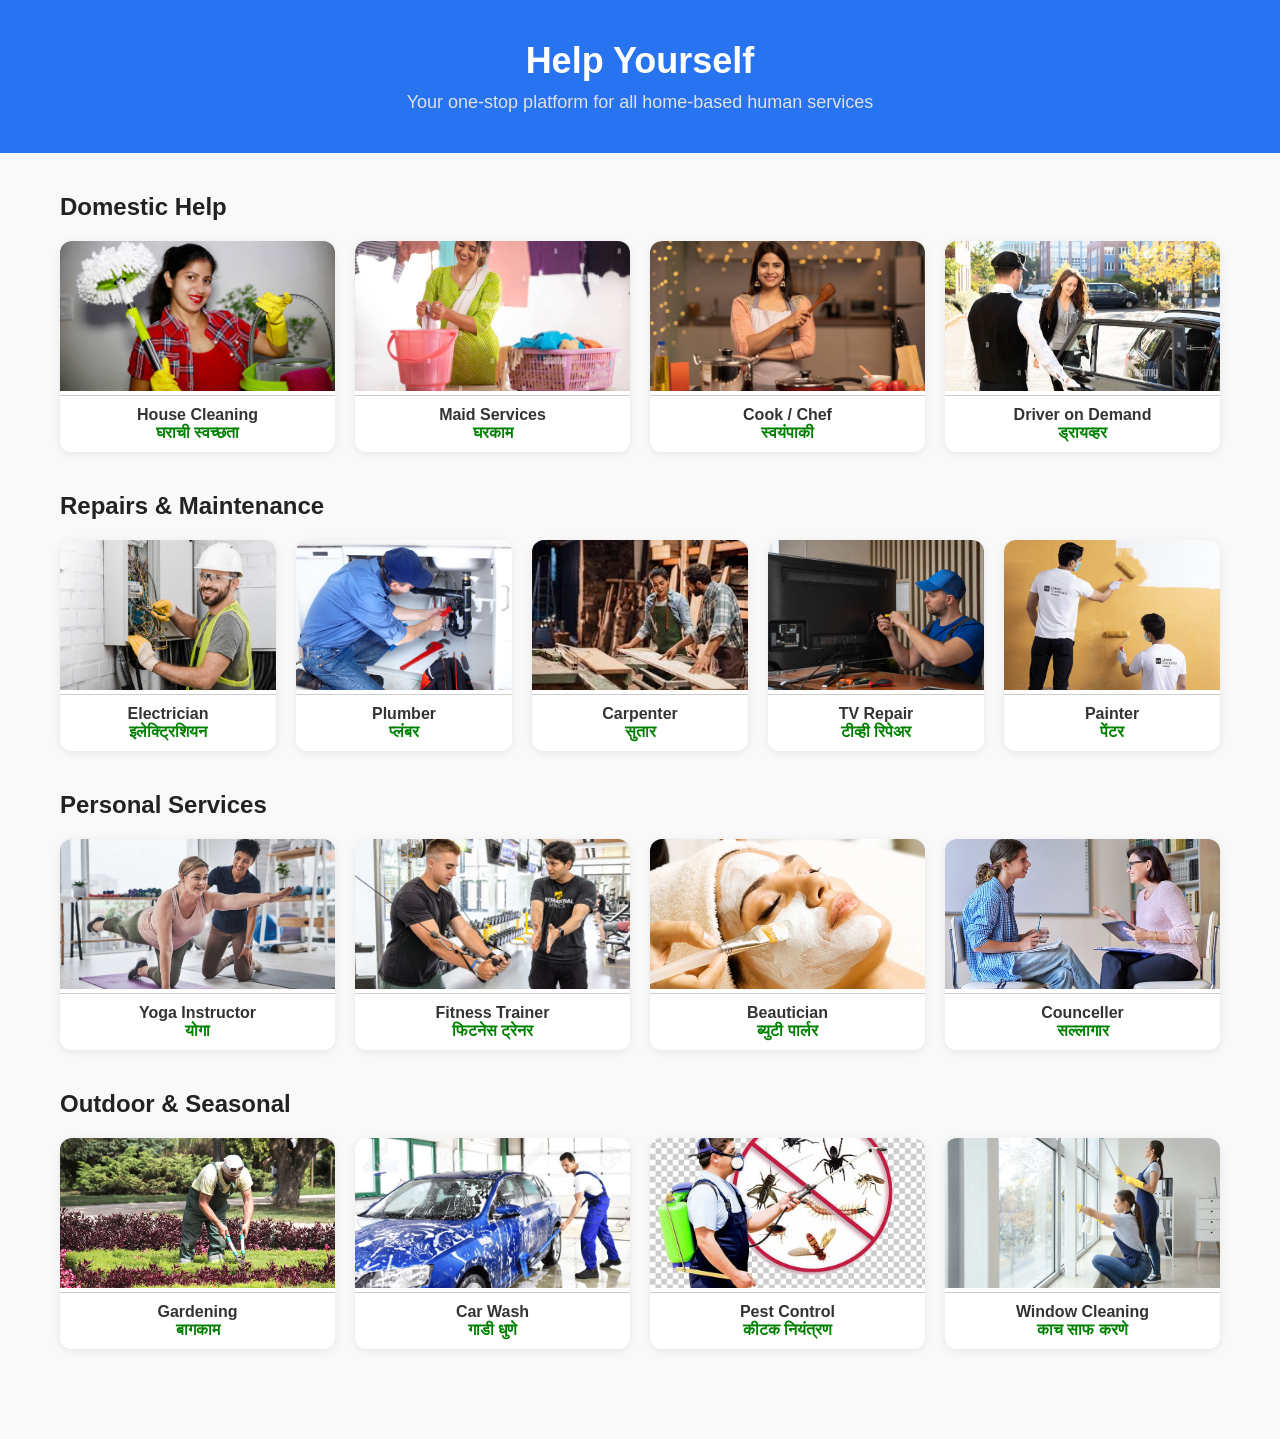
<file: index.html>
<!DOCTYPE html>
<html lang="en">
<head>
  <meta charset="UTF-8" />
  <meta name="viewport" content="width=device-width, initial-scale=1.0" />
  <title>Home Services - Help Yourself</title>
  <style>
    /* Reset & Base */
    * { margin: 0; padding: 0; box-sizing: border-box; }
    html { scroll-behavior: smooth; }
    body { font-family: Arial, sans-serif; background-color: #f9f9f9; padding-bottom: 50px; color: #333; }

    /* Header */
    .main-header { text-align: center; background-color: #2874f0; color: white; padding: 40px 20px; }
    .main-header h1 { font-size: 36px; margin-bottom: 10px; }
    .main-header p { font-size: 18px; color: #e0e0e0; }

    /* Services Section */
    .services-section { margin: 40px auto; padding: 0 20px; max-width: 1200px; }
    .services-section h2 { margin-bottom: 20px; font-size: 24px; color: #222; }

    /* Grid */
    .service-grid { display: grid; grid-template-columns: repeat(auto-fit, minmax(200px, 1fr)); gap: 20px; justify-items: center; }

    /* Cards */
    .service-card { width: 100%; max-width: 300px; background-color: white; border-radius: 12px; overflow: hidden; text-align: center; box-shadow: 0 2px 8px rgba(0, 0, 0, 0.08); transition: transform 0.3s ease, box-shadow 0.3s ease; }
    .service-card img { width: 100%; height: 150px; object-fit: cover; }
    .service-card:hover { transform: translateY(-5px); box-shadow: 0 4px 16px rgba(0, 0, 0, 0.15); }

    /* Card Title */
    .service-card-title { padding: 12px 10px 0; font-weight: bold; font-size: 16px; color: #222; }

    /* Card Box */
    .service-card-box { background-color: white; padding: 10px; font-weight: bold; border-top: 1px solid #ccc; font-size: 16px; transition: background-color 0.3s ease, color 0.3s ease, box-shadow 0.3s ease; }
    .service-card-box:hover { background-color: #66a6ff; color: white; cursor: pointer; box-shadow: inset 0 0 5px rgba(0, 0, 0, 0.1); }

    /* Focus Highlight */
    h2:focus { outline: none; color: #2563eb; background-color: #ffe600; padding: 4px 8px; border-radius: 6px; transition: background-color 0.3s, color 0.3s; }
    .service-card:focus { outline: 3px solid #22c55e; box-shadow: 0 0 12px #22c55e; }
  </style>
</head>
<body>

  <header class="main-header">
    <h1>Help Yourself</h1>
    <p>Your one-stop platform for all home-based human services</p>
  </header>

  <section class="services-section">
    <h2 id="domestic-help" tabindex="-1">Domestic Help</h2>
    <div class="service-grid">
      <div class="service-card"><img src="bhandi2.jpg" alt="House Cleaning"><div class="service-card-box">House Cleaning <br><span style="color: green;">घराची स्वच्छता</span></div></div>
      <div class="service-card"><img src="maid.jpg" alt="Maid Services"><div class="service-card-box">Maid Services <br><span style="color: green;">घरकाम</span></div></div>
      <div class="service-card"><img src="cook.jpg" alt="Cook"><div class="service-card-box">Cook / Chef <br><span style="color: green;">स्वयंपाकी</span></div></div>
      
  
      <div class="service-card"><img src="driver.jpg" alt="Driver"><div class="service-card-box">Driver on Demand <br><span style="color: green;">ड्रायव्हर</span></div></div>
    </div>
  </section>

  <section class="services-section">
    <h2 id="maintainance" tabindex="-1">Repairs & Maintenance</h2>
    <div class="service-grid">
      <div class="service-card"><img src="electrician.jpg" alt="Electrician"><div class="service-card-box">Electrician <br><span style="color: green;">इलेक्ट्रिशियन</span></div></div>
      <div class="service-card"><img src="plumber.jpg" alt="Plumber"><div class="service-card-box">Plumber <br><span style="color: green;">प्लंबर</span></div></div>
      <div class="service-card"><img src="carpenter.jpeg" alt="Carpenter"><div class="service-card-box">Carpenter <br><span style="color: green;">सुतार</span></div></div>
      <div class="service-card"><img src="tv.jpg" alt="TV Repair"><div class="service-card-box">TV Repair <br><span style="color: green;">टीव्ही रिपेअर</span></div></div>
      <div class="service-card"><img src="paint.jpeg" alt="Painter"><div class="service-card-box">Painter <br><span style="color: green;">पेंटर</span></div></div>
    </div>
  </section>

  <section class="services-section">
    <h2 id="personal-services" tabindex="-1">Personal Services</h2>
    <div class="service-grid">
      <div class="service-card"><img src="yoga.png" alt="Yoga"><div class="service-card-box">Yoga Instructor <br><span style="color: green;">योगा</span></div></div>
      <div class="service-card"><img src="fitness.jpg" alt="Fitness"><div class="service-card-box">Fitness Trainer <br><span style="color: green;">फिटनेस ट्रेनर</span></div></div>
      <div class="service-card"><img src="bp.jpg" alt="Beautician"><div class="service-card-box">Beautician <br><span style="color: green;">ब्युटी पार्लर</span></div></div>
      <div class="service-card"><img src="counceller2.jpg" alt="Counceller"><div class="service-card-box">Counceller <br><span style="color: green;">सल्लागार</span></div></div>
    </div>
  </section>

  <section class="services-section">
    <h2 id="outdoor" tabindex="-1">Outdoor & Seasonal</h2>
    <div class="service-grid">
      <div class="service-card"><img src="gardening.jpg" alt="Gardening"><div class="service-card-box">Gardening <br><span style="color: green;">बागकाम</span></div></div>
      <div class="service-card"><img src="carwash.jpg" alt="Car Wash"><div class="service-card-box">Car Wash <br><span style="color: green;">गाडी धुणे</span></div></div>
      <div class="service-card"><img src="pest.jpg" alt="Pest Control"><div class="service-card-box">Pest Control <br><span style="color: green;">कीटक नियंत्रण</span></div></div>
      <div class="service-card"><img src="window2.jpeg" alt="Window Cleaning"><div class="service-card-box">Window Cleaning <br><span style="color: green;">काच साफ करणे</span></div></div>
    </div>
  </section>

<script>
  window.onload = function () {
    const params = new URLSearchParams(window.location.search);
    const searchQuery = params.get("q");
    if (searchQuery) {
      const input = searchQuery.toLowerCase();
      const cards = document.querySelectorAll(".card");
      let matchFound = false;
      let firstMatch = null;
      cards.forEach(card => {
        const text = card.innerText.toLowerCase();
        const match = text.includes(input);
        card.style.display = match ? "block" : "none";
        if (match && !firstMatch) { firstMatch = card; matchFound = true; }
      });
      if (firstMatch) {
        firstMatch.scrollIntoView({ behavior: "smooth", block: "center" });
        firstMatch.setAttribute("tabindex", "-1");
        firstMatch.focus();
      }
      if (!matchFound) {
        const section = document.querySelector(".sections");
        const message = document.createElement("p");
        message.textContent = `No results found for "${searchQuery}".`;
        message.style.cssText = "color: #dc2626; font-weight: bold; margin-top: 20px;";
        section.appendChild(message);
      }
    }
  };

  window.addEventListener('DOMContentLoaded', () => {
    const idFromHash = window.location.hash.substring(1);
    if (idFromHash) {
      const target = document.getElementById(idFromHash);
      if (target) {
        target.scrollIntoView({ behavior: "smooth", block: "start" });
        target.focus();
      }
    }
  });
</script>
</body>
</html>
</file>
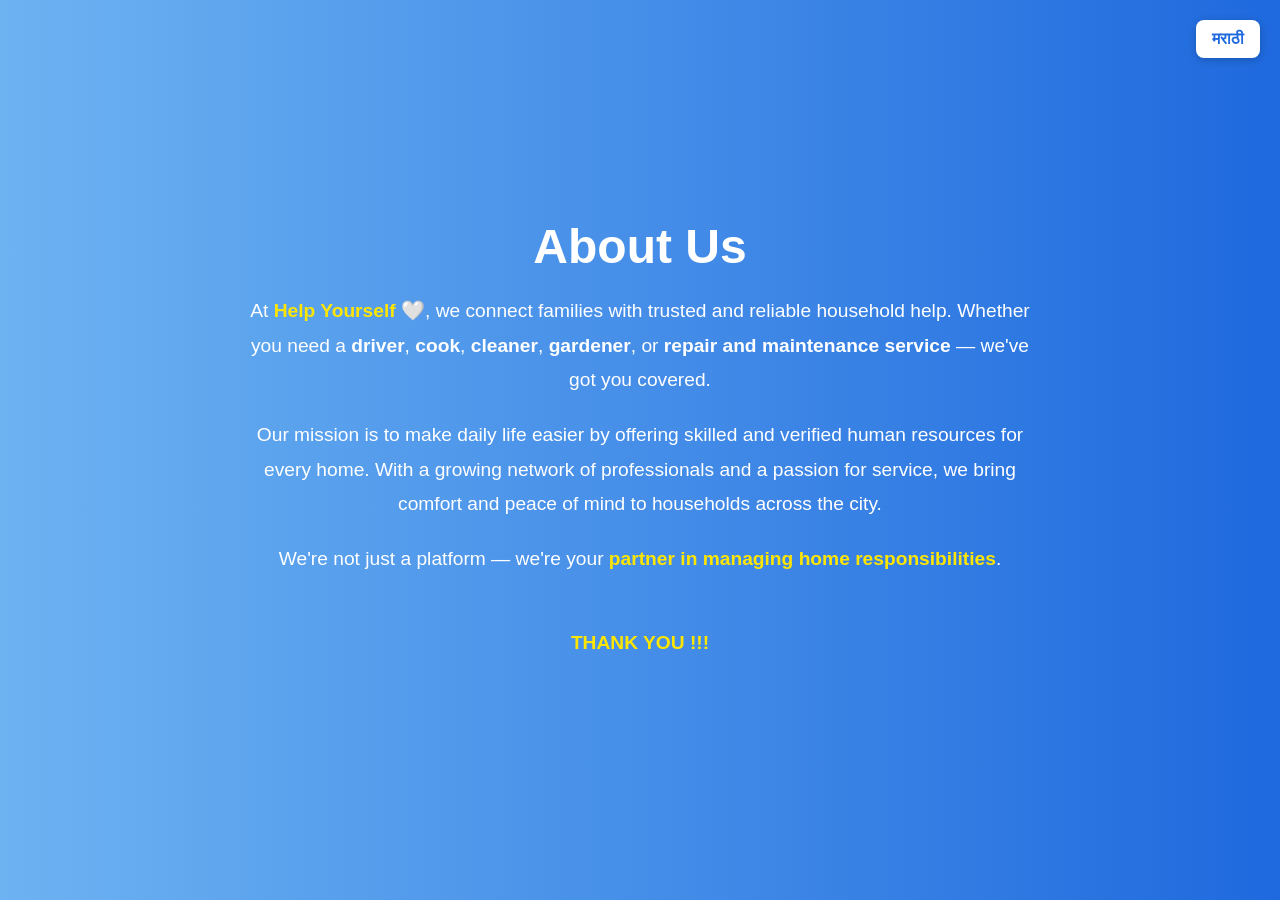
<file: about.html>
<!DOCTYPE html>
<html lang="en">
<head>
  <meta charset="UTF-8" />
  <meta name="viewport" content="width=device-width, initial-scale=1.0" />
  <title>About Us - Household HR</title>
  <style>
    * {
      box-sizing: border-box;
      margin: 0;
      padding: 0;
    }

    body, html {
      height: 100%;
      font-family: 'Segoe UI', Tahoma, Geneva, Verdana, sans-serif;
    }

    .about-fullscreen {
      height: 100vh;
      width: 100%;
      background: linear-gradient(to right, #6db3f2, #1e69de);
      color: white;
      display: flex;
      flex-direction: column;
      justify-content: center;
      align-items: center;
      padding: 40px 20px;
      text-align: center;
      transition: all 0.4s ease-in-out;
    }

    .about-fullscreen h1 {
      font-size: 3em;
      margin-bottom: 20px;
    }

    .about-fullscreen p {
      font-size: 1.2em;
      line-height: 1.8;
      max-width: 800px;
      margin-bottom: 20px;
    }

    .highlight {
      color: #ffe600;
      font-weight: bold;
    }

    .lang-toggle {
      position: absolute;
      top: 20px;
      right: 20px;
      padding: 10px 16px;
      font-size: 1em;
      background-color: white;
      color: #1e69de;
      border: none;
      border-radius: 8px;
      cursor: pointer;
      font-weight: bold;
      box-shadow: 0 2px 8px rgba(0, 0, 0, 0.2);
      transition: background 0.3s ease;
    }

    .lang-toggle:hover {
      background-color: #f0f0f0;
    }

    .thank-you {
      margin-top: 30px;
      font-size: 1.5em;
      font-weight: bold;
      color: #ffe600;
    }

    @media (max-width: 768px) {
      .about-fullscreen h1 {
        font-size: 2em;
      }

      .about-fullscreen p {
        font-size: 1em;
      }

      .thank-you {
        font-size: 1.2em;
      }

      .lang-toggle {
        font-size: 0.9em;
        padding: 8px 12px;
      }
    }
  </style>
</head>
<body>

  <button class="lang-toggle" onclick="toggleLanguage()">मराठी</button>

  <div class="about-fullscreen" id="about-content">
    <h1 id="heading">About Us</h1>
    <p id="para1">At <span class="highlight">Help Yourself 🤍</span>, we connect families with trusted and reliable household help. Whether you need a
      <strong>driver</strong>, <strong>cook</strong>, <strong>cleaner</strong>, <strong>gardener</strong>, or <strong>repair and maintenance service</strong> — we've got you covered.</p>
    <p id="para2">Our mission is to make daily life easier by offering skilled and verified human resources for every home. 
      With a growing network of professionals and a passion for service, we bring comfort and peace of mind to households across the city.</p>
    <p id="para3">We're not just a platform — we're your <span class="highlight">partner in managing home responsibilities</span>.</p>
    <p class="thank-you" id="thankYou">THANK YOU !!!</p>
  </div>

  <script>
    let isMarathi = false;

    function toggleLanguage() {
      isMarathi = !isMarathi;

      // Change language label
      document.querySelector('.lang-toggle').textContent = isMarathi ? "English" : "मराठी";

      // Change lang attribute on <html> tag
      document.documentElement.lang = isMarathi ? 'mr' : 'en';

      if (isMarathi) {
        document.getElementById("heading").textContent = "आमच्याबद्दल";
        document.getElementById("para1").innerHTML =
          `<span class="highlight">Help Yourself 🤍</span> हे एक व्यासपीठ आहे जे तुम्हाला विश्वासार्ह आणि प्रशिक्षित घरगुती मदतनीसांशी जोडते. तुम्हाला <strong>ड्रायव्हर</strong>, <strong>स्वयंपाकी</strong>, <strong>घरकाम करणारी</strong>, <strong>माळी</strong> किंवा <strong>दुरुस्ती आणि देखभाल सेवा</strong> हवी असल्यास — आम्ही तुमच्या सेवेसाठी आहोत.`;
        document.getElementById("para2").textContent =
          "आमचे ध्येय म्हणजे तुमचे दैनंदिन जीवन अधिक सोपे करणे — आणि ते आम्ही कौशल्यवान व खात्रीशीर मानवी संसाधने उपलब्ध करून साध्य करतो.";
        document.getElementById("para3").innerHTML =
          `आम्ही फक्त सेवा देणारे नाही, तर तुमचे <span class="highlight">घरगुती जबाबदाऱ्यांचे भागीदार</span> आहोत.`;
        document.getElementById("thankYou").textContent = "धन्यवाद !!!";
      } else {
        document.getElementById("heading").textContent = "About Us";
        document.getElementById("para1").innerHTML =
          `At <span class="highlight">Help Yourself 🤍</span>, we connect families with trusted and reliable household help. Whether you need a
          <strong>driver</strong>, <strong>cook</strong>, <strong>cleaner</strong>, <strong>gardener</strong>, or <strong>repair and maintenance service</strong> — we've got you covered.`;
        document.getElementById("para2").textContent =
          "Our mission is to make daily life easier by offering skilled and verified human resources for every home. With a growing network of professionals and a passion for service, we bring comfort and peace of mind to households across the city.";
        document.getElementById("para3").innerHTML =
          `We're not just a platform — we're your <span class="highlight">partner in managing home responsibilities</span>.`;
        document.getElementById("thankYou").textContent = "THANK YOU !!!";
      }
    }
  </script>

</body>
</html>
</file>
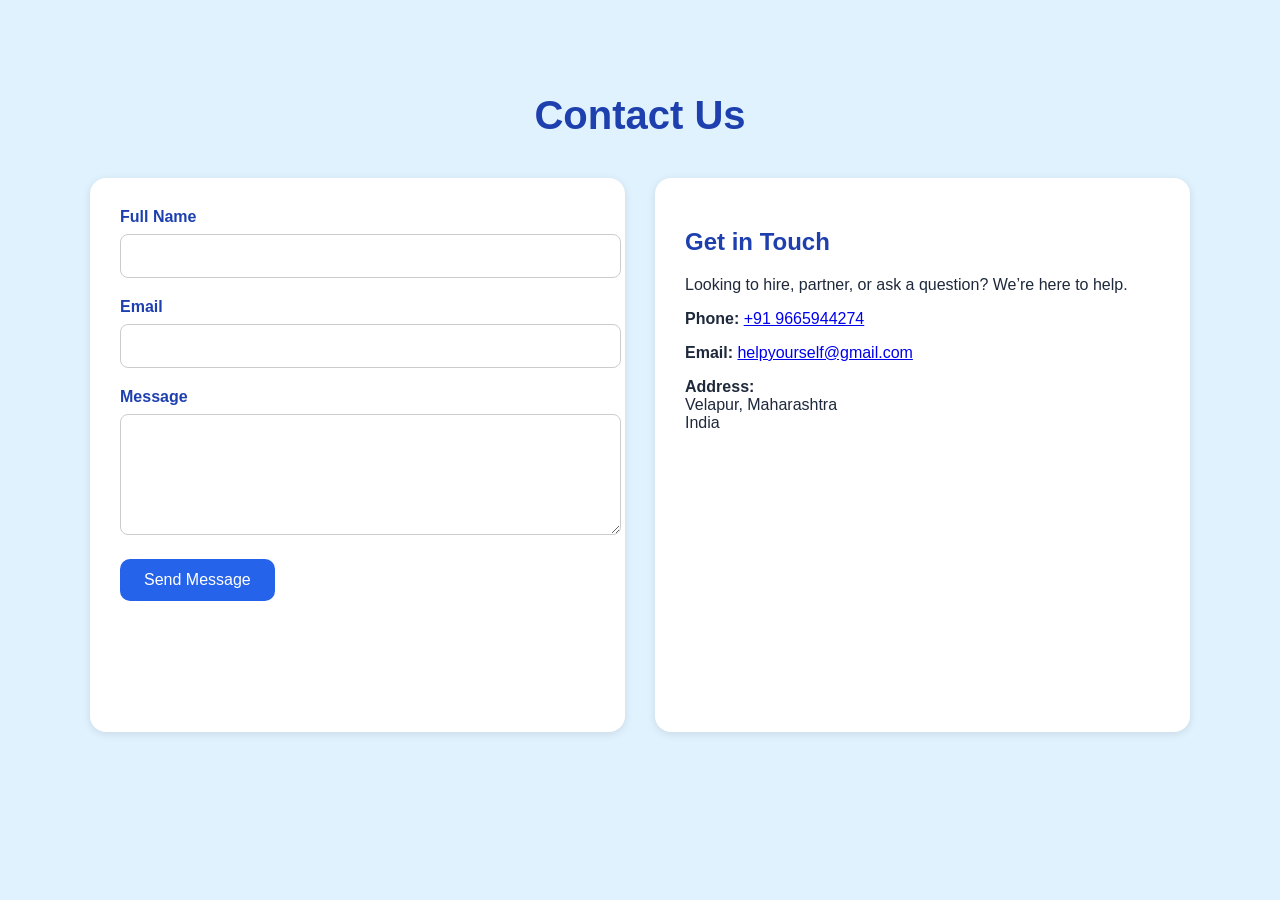
<file: contact backup.html>
<!DOCTYPE html>
<html lang="en">
<head>
  <meta charset="UTF-8" />
  <meta name="viewport" content="width=device-width, initial-scale=1.0" />
  <title>Contact Us - HR Services</title>
  <style>
    body {
      font-family: Arial, sans-serif;
      background-color: #e0f2fe;
      color: #1e293b;
      margin: 0;
      padding: 0;
    }

    section {
      max-width: 1100px;
      margin: 0 auto;
      padding: 60px 20px;
    }

    h1 {
      text-align: center;
      font-size: 2.5rem;
      color: #1e40af;
      margin-bottom: 40px;
    }

    .container {
      display: flex;
      flex-wrap: wrap;
      gap: 30px;
    }

    .form-container, .info-container {
      background: #fff;
      padding: 30px;
      border-radius: 16px;
      box-shadow: 0 2px 8px rgba(0,0,0,0.1);
      flex: 1;
      min-width: 300px;
    }

    label {
      display: block;
      font-weight: bold;
      margin-bottom: 8px;
      color: #1e40af;
    }

    input, textarea {
      width: 100%;
      padding: 12px;
      margin-bottom: 20px;
      border: 1px solid #ccc;
      border-radius: 8px;
      font-size: 1rem;
    }

    button {
      background-color: #2563eb;
      color: white;
      padding: 12px 24px;
      border: none;
      border-radius: 10px;
      font-size: 1rem;
      cursor: pointer;
    }

    button:hover {
      background-color: #1e40af;
    }

    .info-container p {
      margin-bottom: 10px;
    }

    .map-container {
      width: 100%;
      height: 250px;
      border-radius: 10px;
      margin-top: 20px;
      overflow: hidden;
    }

    .map-container iframe {
      width: 100%;
      height: 100%;
      border: 0;
    }

    .map-placeholder {
      width: 100%;
      height: 100%;
      background-color: #cbd5e1;
      display: flex;
      justify-content: center;
      align-items: center;
      color: #334155;
      font-style: italic;
      font-size: 1rem;
    }

    @media (max-width: 768px) {
      .container {
        flex-direction: column;
      }
    }
  </style>
</head>
<body>

  <section>
    <h1>Contact Us</h1>

    <div class="container">
      <!-- Contact Form -->
      <div class="form-container">
        <form action="#" method="POST">
          <label for="name">Full Name</label>
          <input type="text" id="name" name="name" required />

          <label for="email">Email</label>
          <input type="email" id="email" name="email" required />

          <label for="message">Message</label>
          <textarea id="message" name="message" rows="5" required></textarea>

          <button type="submit">Send Message</button>
        </form>
      </div>

      <!-- Contact Info -->
      <div class="info-container">
        <h2 style="color:#1e40af;">Get in Touch</h2>
        <p>Looking to hire, partner, or ask a question? We’re here to help.</p>
        <p><strong>Phone:</strong> <a href="tel:+919665944274">+91 9665944274</a></p>
        <p><strong>Email:</strong> <a href="mailto:helpyourself@gmail.com">helpyourself@gmail.com</a></p>
        <p><strong>Address:</strong><br/>Velapur, Maharashtra<br/>India</p>

        <!-- Google Map / Offline Message -->
        <div class="map-container" id="mapArea">
          <!-- Content injected by JavaScript -->
        </div>
      </div>
    </div>
  </section>

  <script>
    function loadMapOrMessage() {
      const mapArea = document.getElementById('mapArea');
      if (navigator.onLine) {
        mapArea.innerHTML = `
          <iframe 
            src="https://www.google.com/maps?q=Velapur,+Maharashtra,+India&output=embed" 
            allowfullscreen="" 
            loading="lazy">
          </iframe>`;
      } else {
        mapArea.innerHTML = `
          <div class="map-placeholder">
            Map not available. Please check your internet connection.
          </div>`;
      }
    }

    // Initial check
    loadMapOrMessage();

    // Listen for changes in connectivity
    window.addEventListener('online', loadMapOrMessage);
    window.addEventListener('offline', loadMapOrMessage);
  </script>

</body>
</html>
</file>
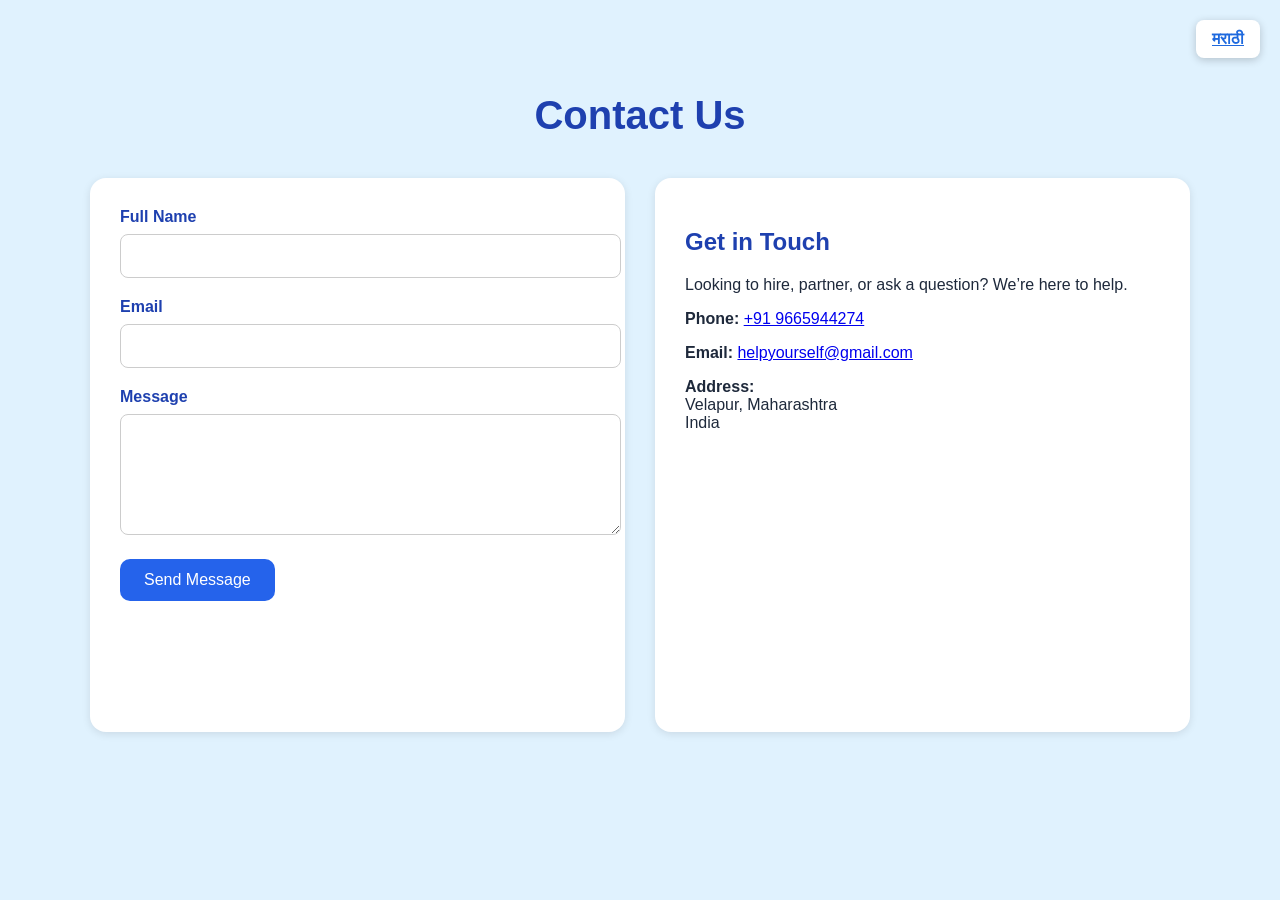
<file: contact.html>
<!DOCTYPE html>
<html lang="en">
<head>
  <meta charset="UTF-8" />
  <meta name="viewport" content="width=device-width, initial-scale=1.0" />
  <title>Contact Us - HR Services</title>
  <style>
    body {
      font-family: Arial, sans-serif;
      background-color: #e0f2fe;
      color: #1e293b;
      margin: 0;
      padding: 0;
    }

    section {
      max-width: 1100px;
      margin: 0 auto;
      padding: 60px 20px;
    }

    h1 {
      text-align: center;
      font-size: 2.5rem;
      color: #1e40af;
      margin-bottom: 40px;
    }

    .container {
      display: flex;
      flex-wrap: wrap;
      gap: 30px;
    }

    .form-container, .info-container {
      background: #fff;
      padding: 30px;
      border-radius: 16px;
      box-shadow: 0 2px 8px rgba(0,0,0,0.1);
      flex: 1;
      min-width: 300px;
    }

    label {
      display: block;
      font-weight: bold;
      margin-bottom: 8px;
      color: #1e40af;
    }

    input, textarea {
      width: 100%;
      padding: 12px;
      margin-bottom: 20px;
      border: 1px solid #ccc;
      border-radius: 8px;
      font-size: 1rem;
    }

    button {
      background-color: #2563eb;
      color: white;
      padding: 12px 24px;
      border: none;
      border-radius: 10px;
      font-size: 1rem;
      cursor: pointer;
    }

    button:hover {
      background-color: #1e40af;
    }

    .info-container p {
      margin-bottom: 10px;
    }

    .map-container {
      width: 100%;
      height: 250px;
      border-radius: 10px;
      margin-top: 20px;
      overflow: hidden;
    }

    .map-container iframe {
      width: 100%;
      height: 100%;
      border: 0;
    }

    .map-placeholder {
      width: 100%;
      height: 100%;
      background-color: #cbd5e1;
      display: flex;
      justify-content: center;
      align-items: center;
      color: #334155;
      font-style: italic;
      font-size: 1rem;
    }

    .language-toggle {
      text-align: right;
      margin-bottom: 20px;
    }
#toggleLanguageBtn {
 position: absolute;
      top: 20px;
      right: 20px;
      padding: 10px 16px;
      font-size: 1em;
      background-color: white;
      color: #1e69de;
      border: none;
      border-radius: 8px;
      cursor: pointer;
      font-weight: bold;
      box-shadow: 0 2px 8px rgba(0, 0, 0, 0.2);
      transition: background 0.3s ease;
}

#toggleLanguageBtn:hover {
  background-color: #1e40af;
  color: #ffffff;
}

    .language-toggle button {
      background: none;
      border: none;
      font-weight: bold;
      color: #1e40af;
      font-size: 1rem;
      cursor: pointer;
      margin-left: 10px;
      text-decoration: underline;
    }

    @media (max-width: 768px) {
      .container {
        flex-direction: column;
      }
    }
  </style>
</head>
<body>

  <section>
    <!-- Toggle Language Button -->
    <div class="language-toggle">
      <button id="toggleLanguageBtn" onclick="toggleLanguage()">मराठी</button>

    </div>

    <h1 id="contact-title">Contact Us</h1>

    <div class="container">
      <!-- Contact Form -->
      <div class="form-container">
        <form action="#" method="POST">
          <label for="name" id="label-name">Full Name</label>
          <input type="text" id="name" name="name" required />

          <label for="email" id="label-email">Email</label>
          <input type="email" id="email" name="email" required />

          <label for="message" id="label-message">Message</label>
          <textarea id="message" name="message" rows="5" required></textarea>

          <button type="submit" id="submit-btn">Send Message</button>
        </form>
      </div>

      <!-- Contact Info -->
      <div class="info-container">
        <h2 style="color:#1e40af;" id="get-in-touch-title">Get in Touch</h2>
        <p id="intro-text">Looking to hire, partner, or ask a question? We’re here to help.</p>
        <p><strong id="phone-label">Phone:</strong> <a href="tel:+919665944274">+91 9665944274</a></p>
        <p><strong id="email-label">Email:</strong> <a href="mailto:helpyourself@gmail.com">helpyourself@gmail.com</a></p>
        <p><strong id="address-label">Address:</strong><br/>Velapur, Maharashtra<br/>India</p>

        <!-- Map or Offline Message -->
        <div class="map-container" id="mapArea"></div>
      </div>
    </div>
  </section>

  <script>
    const translations = {
      en: {
        contactTitle: "Contact Us",
        labelName: "Full Name",
        labelEmail: "Email",
        labelMessage: "Message",
        submitBtn: "Send Message",
        getInTouchTitle: "Get in Touch",
        introText: "Looking to hire, partner, or ask a question? We’re here to help.",
        phoneLabel: "Phone:",
        emailLabel: "Email:",
        addressLabel: "Address:"
      },
      mr: {
        contactTitle: "आमच्याशी संपर्क साधा",
        labelName: "पूर्ण नाव",
        labelEmail: "ईमेल",
        labelMessage: "संदेश",
        submitBtn: "संदेश पाठवा",
        getInTouchTitle: "संपर्क करा",
        introText: "नोकरीसाठी, भागीदारीसाठी किंवा प्रश्न विचारण्यासाठी संपर्क साधा.",
        phoneLabel: "फोन:",
        emailLabel: "ईमेल:",
        addressLabel: "पत्ता:"
      }
    };

    let currentLang = 'en';

    function toggleLanguage() {
      currentLang = currentLang === 'en' ? 'mr' : 'en';
      setLanguage(currentLang);
      document.getElementById('toggleLanguageBtn').textContent = currentLang === 'en' ? 'मराठी' : 'English';
    }

    function setLanguage(lang) {
      const t = translations[lang];
      document.getElementById('contact-title').textContent = t.contactTitle;
      document.getElementById('label-name').textContent = t.labelName;
      document.getElementById('label-email').textContent = t.labelEmail;
      document.getElementById('label-message').textContent = t.labelMessage;
      document.getElementById('submit-btn').textContent = t.submitBtn;
      document.getElementById('get-in-touch-title').textContent = t.getInTouchTitle;
      document.getElementById('intro-text').textContent = t.introText;
      document.getElementById('phone-label').textContent = t.phoneLabel;
      document.getElementById('email-label').textContent = t.emailLabel;
      document.getElementById('address-label').textContent = t.addressLabel;
    }

    function loadMapOrMessage() {
      const mapArea = document.getElementById('mapArea');
      if (navigator.onLine) {
        mapArea.innerHTML = `
          <iframe 
            src="https://www.google.com/maps?q=Velapur,+Maharashtra,+India&output=embed" 
            allowfullscreen="" 
            loading="lazy">
          </iframe>`;
      } else {
        mapArea.innerHTML = `
          <div class="map-placeholder">
            Map not available. Please check your internet connection.
          </div>`;
      }
    }

    // Initial setup
    loadMapOrMessage();
    setLanguage(currentLang);

    window.addEventListener('online', loadMapOrMessage);
    window.addEventListener('offline', loadMapOrMessage);
  </script>

</body>
</html>
</file>
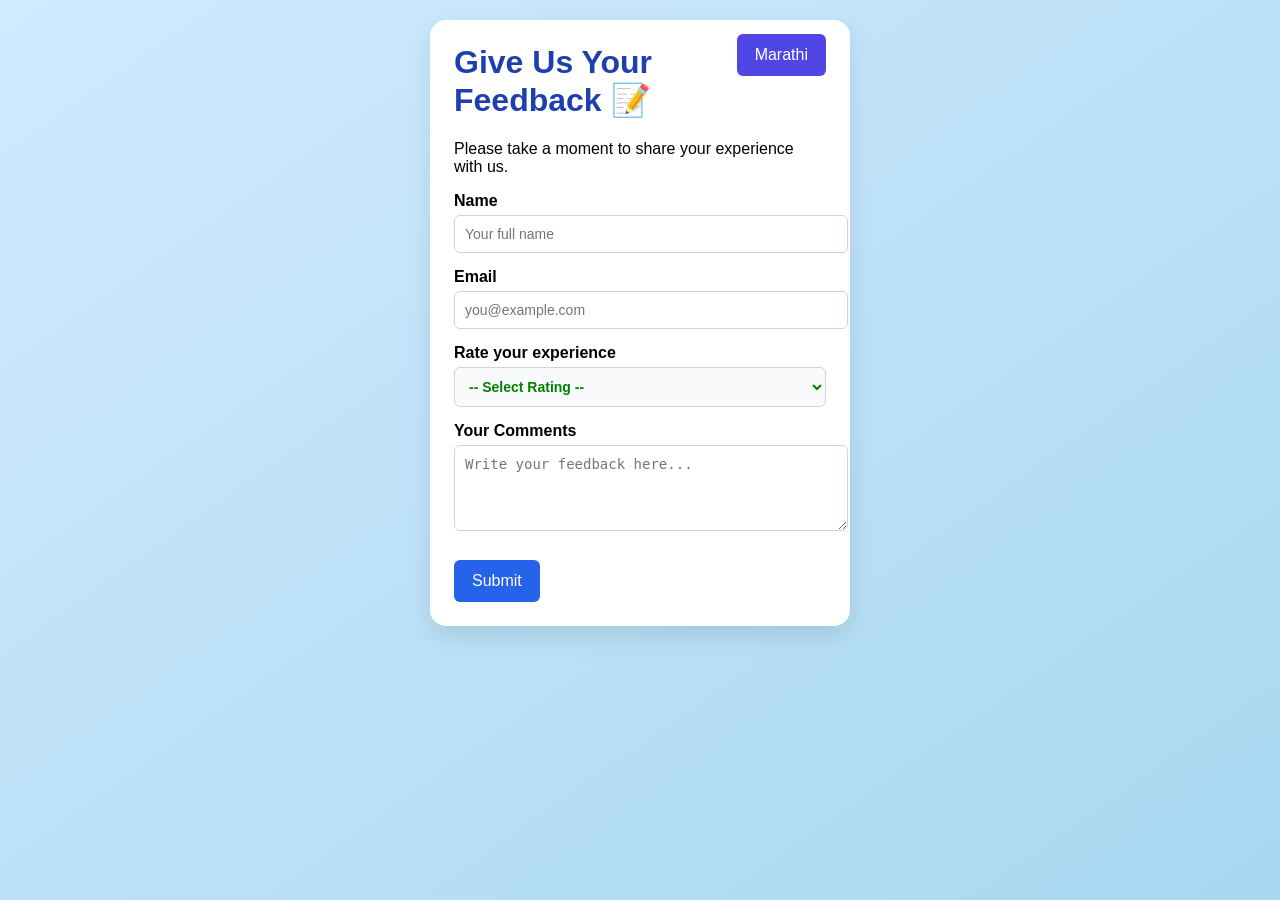
<file: feedback.html>
<!DOCTYPE html>
<html lang="en">
<head>
  <meta charset="UTF-8">
<meta name="viewport" content="width=device-width, initial-scale=1.0">

  <title>Feedback - Help Yourself</title>
  <style>body {
  margin: 0;
  padding: 20px;
  background: linear-gradient(to bottom right, #d0eaff, #a8d8f0);
  font-family: Arial, sans-serif;
  min-height: 100vh;
  display: flex;
  justify-content: center;
  align-items: flex-start;
  box-sizing: border-box;
}

.feedback-container {
  width: 100%;
  max-width: 420px;
  background-color: white;
  padding: 24px;
  border-radius: 16px;
  box-shadow: 0 10px 25px rgba(0, 0, 0, 0.1);
  box-sizing: border-box;
}



  select {
  background-color: #f9fafb;
  color: green;
  font-size: 15px;
 font-weight: bold;
  font-family: 'Segoe UI', sans-serif;
}


 



    h1 {
      color: #1e40af;
      margin-top: 0;
    }

    label {
      font-weight: 600;
    }

    input, select, textarea {
      width: 100%;
      padding: 10px;
      margin-top: 5px;
      margin-bottom: 15px;
      border: 1px solid #cbd5e1;
      border-radius: 6px;
      font-size: 14px;
      transition: border-color 0.3s;
    }

    input:focus, select:focus, textarea:focus {
      border-color: #2563eb;
      outline: none;
    }

    button {
      background-color: #2563eb;
      color: white;
      padding: 12px 18px;
      border: none;
      border-radius: 6px;
      font-size: 16px;
      cursor: pointer;
      margin-top: 10px;
    }

    button:hover {
      background-color: #1e3a8a;
    }

    .thank-you {
      background-color: #d1fae5;
      color: #065f46;
      padding: 10px;
      border: 1px solid #10b981;
      margin-bottom: 20px;
      border-radius: 6px;
      display: none;
    }

    .lang-btn {
      float: right;
      background-color: #4f46e5;
      margin-top: -10px;
      margin-bottom: 20px;
    }

@media (max-width: 400px) {
  input, select, textarea {
    font-size: 13px;
  }

  button, .lang-btn {
    font-size: 14px;
    padding: 10px;
  }
}


      
    
  </style>
</head>
<body>

  <div class="feedback-container">
    <button class="lang-btn" onclick="toggleLanguage()">Marathi</button>
    <h1 id="heading">Give Us Your Feedback 📝</h1>
    <p id="subheading">Please take a moment to share your experience with us.</p>

    <div class="thank-you" id="thankYouMsg">🙏 Thank you! Your feedback has been received.</div>

    <form id="feedbackForm">
      <label for="name" id="labelName">Name</label>
      <input type="text" id="name" required placeholder="Your full name">

      <label for="email" id="labelEmail">Email</label>
      <input type="email" id="email" required placeholder="you@example.com">

      <label for="rating" id="labelRating">Rate your experience</label>
      <select id="rating" >
        <option value="">-- Select Rating --</option>
        <option value="5">★★★★★ - Excellent</option>
        <option value="4">★★★★☆ - Good</option>
        <option value="3">★★★☆☆ - Average</option>
        <option value="2">★★☆☆☆ - Poor</option>
        <option value="1">★☆☆☆☆ - Terrible</option>
      </select>

      <label for="message" id="labelMessage">Your Comments</label>
      <textarea id="message" rows="4" placeholder="Write your feedback here..."></textarea>

      <button type="submit" id="submitBtn">Submit</button>
    </form>
  </div>

<script>
  let isMarathi = false;

  function toggleLanguage() {
    isMarathi = !isMarathi;

    document.querySelector('.lang-btn').innerText = isMarathi ? 'English' : 'Marathi';

    document.getElementById('heading').innerText = isMarathi ? 'आपला अभिप्राय द्या 📝' : 'Give Us Your Feedback 📝';
    document.getElementById('subheading').innerText = isMarathi
      ? 'कृपया आपला अनुभव आम्हाला सांगा.'
      : 'Please take a moment to share your experience with us.';

    document.getElementById('labelName').innerText = isMarathi ? 'नाव' : 'Name';
    document.getElementById('labelEmail').innerText = isMarathi ? 'ई-मेल' : 'Email';
    document.getElementById('labelRating').innerText = isMarathi ? 'अनुभवाचे मूल्यमापन' : 'Rate your experience';
    document.getElementById('labelMessage').innerText = isMarathi ? 'आपला अभिप्राय' : 'Your Comments';
    document.getElementById('submitBtn').innerText = isMarathi ? 'सबमिट करा' : 'Submit';
    document.getElementById('thankYouMsg').innerText = isMarathi
      ? '🙏 धन्यवाद! तुमचा अभिप्राय मिळाला आहे.'
      : '🙏 Thank you! Your feedback has been received.';

    const rating = document.getElementById('rating');
    rating.options[0].text = isMarathi ? '-- रेटिंग निवडा --' : '-- Select Rating --';
    rating.options[1].text = isMarathi ? '⭐⭐⭐⭐⭐ - उत्कृष्ट' : '⭐⭐⭐⭐⭐ - Excellent';
    rating.options[2].text = isMarathi ? '⭐⭐⭐⭐☆ - चांगले' : '⭐⭐⭐⭐☆ - Good';
    rating.options[3].text = isMarathi ? '⭐⭐⭐☆☆ - सरासरी' : '⭐⭐⭐☆☆ - Average';
    rating.options[4].text = isMarathi ? '⭐⭐☆☆☆ - खराब' : '⭐⭐☆☆☆ - Poor';
    rating.options[5].text = isMarathi ? '⭐☆☆☆☆ - अतिशय खराब' : '⭐☆☆☆☆ - Terrible';

    document.getElementById('name').placeholder = isMarathi ? 'तुमचं पूर्ण नाव' : 'Your full name';
    document.getElementById('email').placeholder = isMarathi ? 'tumhi@example.com' : 'you@example.com';
    document.getElementById('message').placeholder = isMarathi ? 'इथे लिहा...' : 'Write your feedback here...';
  }

  // Show thank-you message on submit
  const form = document.getElementById('feedbackForm');
  const thankYouMsg = document.getElementById('thankYouMsg');

  form.addEventListener('submit', function (e) {
    e.preventDefault();
    thankYouMsg.style.display = 'block';
    form.reset();
  });
</script>


</body>
</html>
</file>
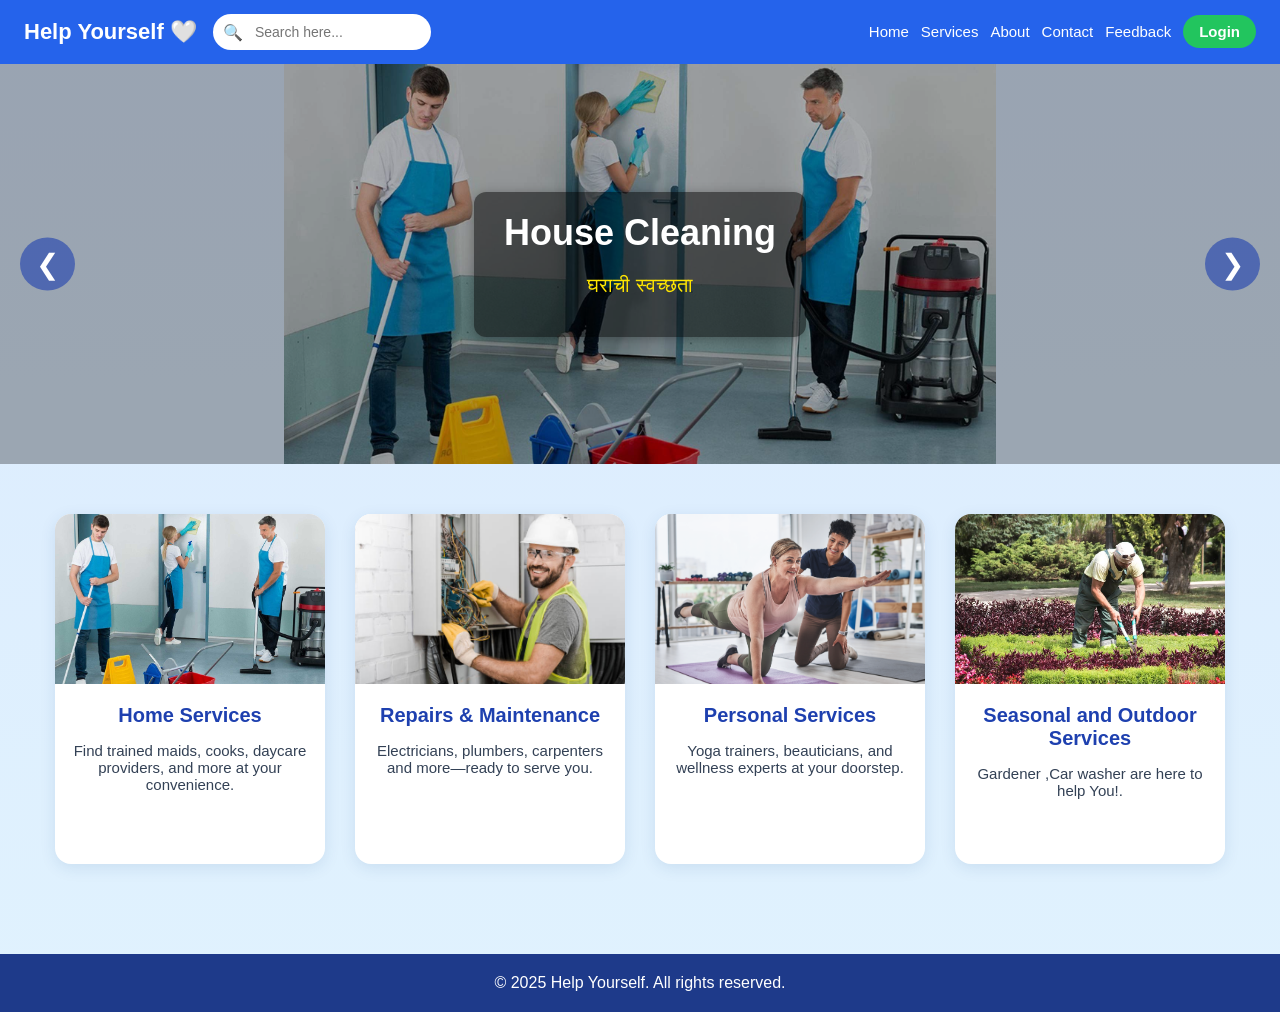
<file: home.html>
<!DOCTYPE html>
<html lang="en">
<head>
  <meta charset="UTF-8" />
  <meta name="viewport" content="width=device-width, initial-scale=1.0"/>
  

  <title>Help Yourself - Home</title>
  <style>
    body {
      font-family: 'Segoe UI', sans-serif;
      margin: 0;
      background: linear-gradient(to bottom, #dbeafe, #e0f2fe);
      color: #1e293b;
    }

    /* Navbar */
    .navbar {
      display: flex;
      justify-content: space-between;
      align-items: center;
      background-color: #2563eb;
      color: white;
      padding: 14px 24px;
      flex-wrap: wrap;
    }   



  .nav-links {
      display: flex;
      gap: 12px;
      align-items: center;
      list-style: none;
      margin: 0;
    }

    .nav-left {
      display: flex;
      align-items: center;
      gap: 16px;
    }

    .logo {
      font-size: 22px;
      font-weight: bold;
      white-space: nowrap;
    }

    .search-container {
      background-color: white;
      border-radius: 20px;
      display: flex;
      align-items: center;
      padding: 4px 10px;
    }

    .search-icon {
      font-size: 16px;
      margin-right: 6px;
      color: #555;
    }

    #searchInput {
      border: none;
      outline: none;
      padding: 6px;
      font-size: 14px;
      border-radius: 20px;
      width: 160px;
    }

    #searchInput:focus {
      width: 200px;
      transition: width 0.3s ease;
    }

 

    .nav-links a {
      color: white;
      text-decoration: none;
      font-size: 15px;
      transition: color 0.3s;
    }

    .nav-links a:hover {
      color: #ffe600;
    }

  .login-btn {
  background-color: #22c55e;
  padding: 8px 16px;
  border-radius: 20px;
  font-weight: bold;
  white-space: nowrap;
  margin-top: 4px;
}


    /* Hero Slider */
    .hero-slider {
      position: relative;
      width: 100%;
      height: 400px;
      overflow: hidden;
    }

    .slide {
      position: absolute;
      width: 100%;
      height: 100%;
      display: none;
      align-items: center;
      justify-content: center;
      flex-direction: column;
      text-align: center;
      color: white;
      background: rgba(0, 0, 0, 0.3);
     animation: fade 1s ease-in-out;

    }

    .slide img {
      /*width: 100%;*/
      width:100%;
      height: 100%;
      object-fit: contain;
      object-position: center center;
      position: absolute;
      top: 50;
      left: 10;
      z-index: -1;
    }

    .slide-text {
      background: rgba(0, 0, 0, 0.5);
      padding: 20px 30px;
      border-radius: 12px;
      box-shadow: 0 2px 12px rgba(0, 0, 0, 0.3);
    }

    .slide-text h1 {
      font-size: 36px;
      margin: 0;
    }

    .slide-text p {
      font-size: 20px;
      color: #ffe600;
    }

    .slide.active {
      display: flex;
    }

  @keyframes fade {
      from { opacity: 0; }
      to { opacity: 1; }
    } 

    /* Slider Buttons */
    .slider-btn {
      position: absolute;
      top: 50%;
      transform: translateY(-50%);
      background-color: rgba(30, 64, 175, 0.6);
      color: white;
      font-size: 28px;
      border: none;
      padding: 10px 16px;
      cursor: pointer;
      border-radius: 50%;
      z-index: 10;
      transition: background 0.3s ease;
    }

    .slider-btn:hover {
      background-color: rgba(30, 64, 175, 0.9);
    }

    .slider-btn.prev {
      left: 20px;
    }

    .slider-btn.next {
      right: 20px;
    }

    /* Service Cards */
    .sections {
      display: flex;
      flex-wrap: wrap;
      justify-content: center;
      padding: 50px 20px;
      gap: 30px;
    }

    .card {
      background: white;
      border-radius: 16px;
      box-shadow: 0 4px 16px rgba(0, 64, 128, 0.1);
      overflow: hidden;
      width: 270px;
      height: 350px;
      text-align: center;
      transition: transform 0.3s ease;
    }

    .card:hover {
      transform: translateY(-6px);
      box-shadow: 0 8px 20px rgba(0, 0, 0, 0.1);
    }

    .card img {
      width: 100%;
      height: 170px;
      object-fit: cover;
    }

    .card h3 {
      margin: 16px 0 8px;
      font-size: 20px;
      color: #1e40af;
    }

    .card p {
      padding: 0 15px 20px;
      color: #334155;
      font-size: 15px;
    }

    .footer {
      background-color: #1e3a8a;
      color: white;
      text-align: center;
      padding: 20px;
      margin-top: 40px;
    } 

    @media (max-width: 768px) {
  .navbar {
    flex-direction: column;
    align-items: stretch;
    gap: 10px;
    padding: 10px 15px;
  }

  .nav-left,
  /*.nav-right*/ {
     display: flex;
    flex-direction: column;
    align-items: flex-start;
    width: 100%;
  }
  .nav-right {
  display: flex;
  flex-direction: column;
  align-items: flex-start;
}


  .nav-left a,
  .nav-right a {
    padding: 8px 0;
    font-size: 16px;
  }

  .hero-slider {
    height: 300px;
    position: relative;
    overflow: hidden;
  }

  .slide img {
    object-fit: cover;
    width: 100%;
    height: 100%;
  }

  .slide-text {
    position: absolute;
    bottom: 20px;
    left: 15px;
    right: 15px;
    background: rgba(0, 0, 0, 0.4); /* for better text contrast */
    padding: 10px;
    border-radius: 8px;
  }

  .slide-text h1 {
    font-size: 22px;
    line-height: 1.2;
    color: #fff;
    margin-bottom: 5px;
  }

  .slide-text p {
    font-size: 14px;
    color: #f0f0f0;
  }

  .nav-toggle {
    display: block; /* if you use a hamburger icon */
    cursor: pointer;
  }
}


    /*@media (max-width: 768px) {
 .nav-links {
    display: flex;
    flex-direction: column;
    align-items: flex-start;
    width: 80%;
    padding: 0;
    margin: 0;
    list-style: none;
    gap: 4px;
  }

.nav-links li {
  width: 80%;
}

.nav-links a {
  display: inline-block;
  padding: 2px 0;
  width: 100%;
 box-sizing: border-box;
}

      .navbar {
        flex-direction: column;
        align-items: flex-start;
        gap: 7px;
      flex-wrap:wrap;
      }
      .nav-left {
        flex-direction: column;
        align-items: flex-start;
      }
      .hero-slider {
        height: 300px;
      }
      .slide-text h1 {
        font-size: 24px;
      }
      .slide-text p {
        font-size: 16px;
      }
.login-btn {
  margin-left: 12px;
  white-space: nowrap;
}
    }*/
  </style>
</head>
<body>

  <!-- Navbar -->
  <nav class="navbar">
    <div class="nav-left">
      <div class="logo">Help Yourself 🤍</div>
      <div class="search-container">
        <span class="search-icon">🔍</span>
        <form action="index.html" method="get" onsubmit="return submitSearch()">
  <input type="text" id="searchInput" name="q" placeholder="Search here...">
</form>

      </div>
    </div>
    <ul class="nav-links">
      <li><a href="#">Home</a></li>
      <li><a href="index.html">Services</a></li>
      <li><a href="about.html">About</a></li>
      <li><a href="contact.html">Contact</a></li>
      <li><a href="feedback.html">Feedback</a></li>
      <li><a href="l1.html" class="login-btn">Login</a></li>
    </ul>
  </nav>

  <!-- Hero Slider -->
  <div class="hero-slider">
    <div class="slide active">
      <img src="clean.jpg" alt="House Cleaning">
      <div class="slide-text">
        <h1>House Cleaning</h1>
        <p>घराची स्वच्छता</p>
      </div>
    </div>
    <div class="slide">
      <img src="cook.jpg" alt="Cook">
      <div class="slide-text">
        <h1>Cook / Chef</h1>
        <p>स्वयंपाकी</p>
      </div>
    </div>
    <div class="slide">
      <img src="driver.jpg" alt="Driver">
      <div class="slide-text">
        <h1>Driver on Demand</h1>
        <p>ड्रायव्हर</p>
      </div>
    </div>
    <div class="slide">
      <img src="electrician.jpg" alt="Electrician">
      <div class="slide-text">
        <h1>Electrician</h1>
        <p>इलेक्ट्रिशियन</p>
      </div>
    </div>
    <div class="slide">
      <img src="yoga.png" alt="Yoga">
      <div class="slide-text">
        <h1>Yoga Instructor</h1>
        <p>योगा</p>
      </div>
    </div>

    <!-- Navigation Arrows -->
    <button class="slider-btn prev" onclick="changeSlide(-1)">❮</button>
    <button class="slider-btn next" onclick="changeSlide(1)">❯</button>
  </div>

  <!-- Service Cards -->
  <div class="sections">
<a href="index.html#domestic-help" style="text-decoration: none; color: inherit;">
    <div class="card">
      <img src="clean.jpg" alt="Cleaning">
      <h3>Home Services</h3>
      <p>Find trained maids, cooks, daycare providers, and more at your convenience.</p>
    </div></a>

  <a href="index.html#maintainance" style="text-decoration: none; color: inherit;">
    <div class="card">
      <img src="electrician.jpg" alt="Repairs">
      <h3>Repairs & Maintenance</h3>
      <p>Electricians, plumbers, carpenters and more—ready to serve you.</p>
    </div></a>

  <a href="index.html#personal-services" style="text-decoration: none; color: inherit;">
    <div class="card">
      <img src="yoga.png" alt="Personal Care">
      <h3>Personal Services</h3>
      <p>Yoga trainers, beauticians, and wellness experts at your doorstep.</p>
    </div></a>
 
 <a href="index.html#outdoor" style="text-decoration: none; color: inherit;">
  <div class="card">
      <img src="gardening.jpg" alt="Personal Care">
      <h3>Seasonal and Outdoor Services</h3>
      <p>Gardener ,Car washer are here to help You!.</p>
    </div></a>
  </div>

  <!-- Footer -->
  <div class="footer">
    &copy; 2025 Help Yourself. All rights reserved.
  </div>

  <!-- Scripts -->
  <script>
    const slides = document.querySelectorAll(".slide");
    let slideIndex = 0;
    let autoSlideInterval;

    function showSlide(index) {
      slides.forEach((slide, i) => {
        slide.classList.toggle("active", i === index);
      });
    }
function submitSearch() {
  const query = document.getElementById("searchInput").value.trim();
  if (!query) return false; // prevent empty search
  return true;
}


    function changeSlide(direction) {
      slideIndex = (slideIndex + direction + slides.length) % slides.length;
      showSlide(slideIndex);
      resetAutoSlide();
    }

    function autoSlide() {
      slideIndex = (slideIndex + 1) % slides.length;
      showSlide(slideIndex);
    }

    function resetAutoSlide() {
      clearInterval(autoSlideInterval);
      autoSlideInterval = setInterval(autoSlide, 4000);
    }

    showSlide(slideIndex);
    autoSlideInterval = setInterval(autoSlide, 4000);

    function filterCards() {
      const input = document.getElementById("searchInput").value.toLowerCase();
      const cards = document.querySelectorAll(".card");
      cards.forEach(card => {
        const text = card.innerText.toLowerCase();
        card.style.display = text.includes(input) ? "block" : "none";
      });
    }
  </script>
</body>

</html>
</file>
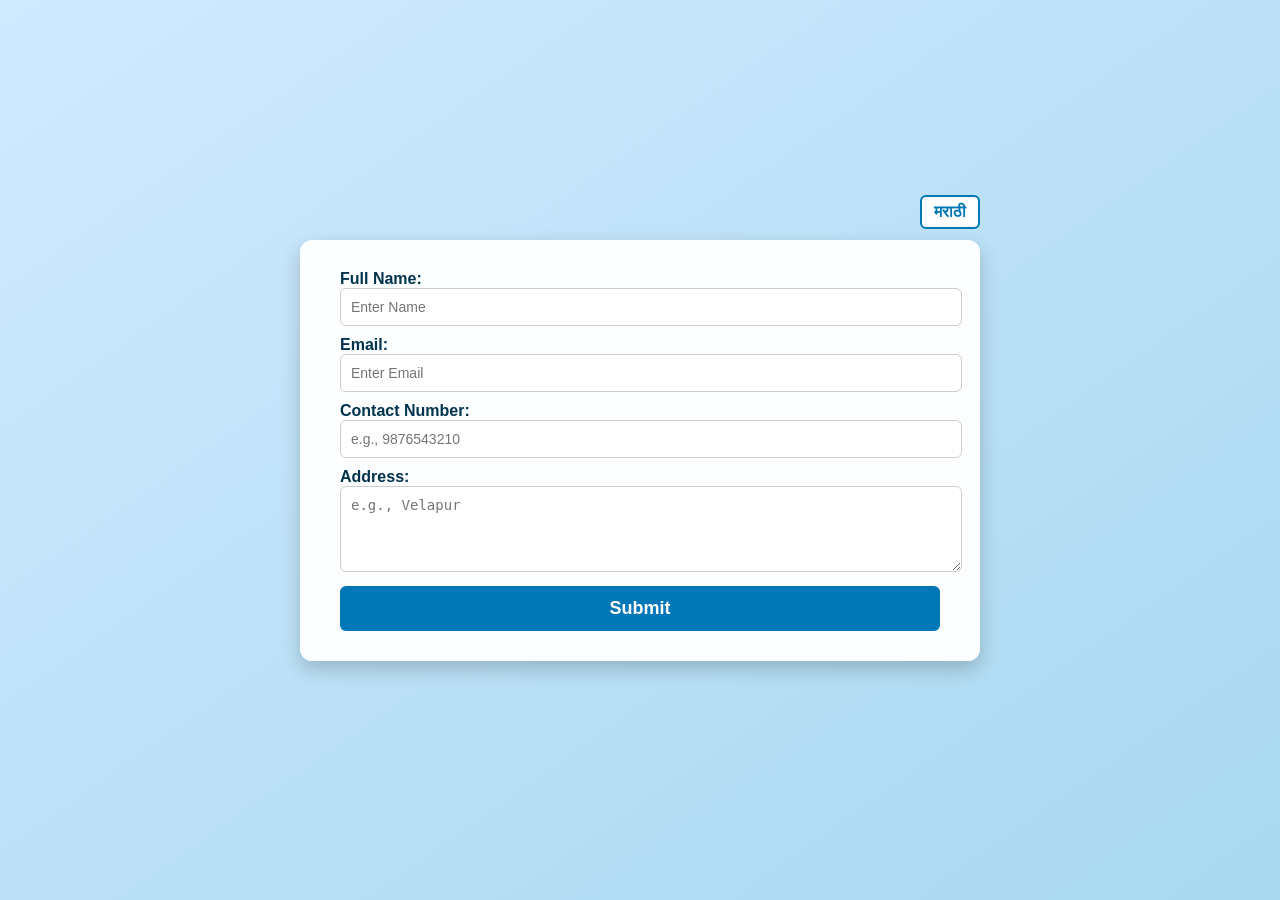
<file: l1.html>
<!DOCTYPE html>
<html lang="en">
<head>
  <meta charset="UTF-8" />
  <title>Language Toggle Form</title>
  <style>
    body {
      margin: 0;
      padding: 0;
      height: 100vh;
      background: linear-gradient(to bottom right, #d0eaff, #a8d8f0);
      font-family: Arial, sans-serif;
      display: flex;
      justify-content: center;
      align-items: center;
    }
    form {
      background-color: rgba(255, 255, 255, 0.95);
      padding: 30px 40px;
      border-radius: 12px;
      box-shadow: 0 8px 20px rgba(0, 0, 0, 0.2);
      width: 600px;
      height: auto;
      position: relative;
    }
    input, textarea {
      width: 100%;
      padding: 10px;
      margin-bottom: 10px;
      border: 1px solid #ccc;
      border-radius: 6px;
      font-size: 14px;
      resize: vertical;
    }
    label {
      font-size: 16px;
      font-weight: bold;
      color: #00334d;
    }
    .error {
      color: red;
      font-size: 13px;
      margin-bottom: 10px;
      display: none;
    }
    #success-message {
      color: green;
      font-size: 14px;
      margin-bottom: 15px;
      display: none;
    }
    button[type="submit"] {
      color: white;
      background-color: #0077b6;
      border: none;
      width: 100%;
      height: 45px;
      font-size: 18px;
      font-weight: bold;
      border-radius: 6px;
      cursor: pointer;
      transition: background-color 0.3s ease;
    }
    button[type="submit"]:hover {
      background-color: #005f87;
    }
    #toggleLanguageBtn {
      position: absolute;
      top: -45px;
      right: 0;
      background: white;
      color: #0077b6;
      border: 2px solid  #0077b6;
      padding: 6px 12px;
      border-radius: 6px;
      font-weight: bold;
      font-size: 16px;
      cursor: pointer;
      transition: all 0.3s ease;
    }
    #toggleLanguageBtn:hover {
      background-color: #0077b6;
      color: white;
    }
    @media screen and (max-width: 768px) {
      form { width: 90%; padding: 20px; }
      label { font-size: 14px; }
      input, textarea { padding: 8px; font-size: 14px; }
      button[type="submit"] { font-size: 16px; height: 40px; }
      #toggleLanguageBtn { top: -40px; font-size: 14px; padding: 5px 10px; }
      body { align-items: flex-start; padding-top: 10px; height: auto; }
    }
  </style>
</head>
<body>

  <form id="myForm" action="demos/sliding images/home.html" novalidate>
    <button id="toggleLanguageBtn" type="button" onclick="toggleLanguage()">मराठी</button>

    <div id="success-message">Form submitted successfully! Redirecting...</div>

    <label id="label-name">Full Name:</label>
    <input type="text" id="fname" placeholder="Enter Name" />
    <div class="error" id="fname-error">Full Name is required.</div>

    <label id="label-email">Email:</label>
    <input type="email" id="email" placeholder="Enter Email" />
    <div class="error" id="email-error">Valid Email is required.</div>

    <label id="label-contact">Contact Number:</label>
    <input type="tel" id="contact" placeholder="e.g., 9876543210" />
    <div class="error" id="contact-error">Contact number must contain only digits.</div>

    <label id="label-address">Address:</label>
    <textarea id="address" rows="4" placeholder="e.g., Velapur"></textarea>
    <div class="error" id="address-error">Address is required.</div>

    <button type="submit" id="submitBtn">Submit</button>
  </form>

  <script>
    let isMarathi = false;

    function toggleLanguage() {
      isMarathi = !isMarathi;

      document.getElementById("label-name").textContent = isMarathi ? "पूर्ण नाव:" : "Full Name:";
      document.getElementById("label-email").textContent = isMarathi ? "ईमेल:" : "Email:";
      document.getElementById("label-contact").textContent = isMarathi ? "संपर्क क्रमांक:" : "Contact Number:";
      document.getElementById("label-address").textContent = isMarathi ? "पत्ता:" : "Address:";

      document.getElementById("fname").placeholder = isMarathi ? "तुमचे नाव " : "Enter Name";
      document.getElementById("email").placeholder = isMarathi ? "ईमेल " : "Enter Email";
      document.getElementById("contact").placeholder = isMarathi ? "उदा., ९८७६५४३२१०" : "e.g., 9876543210";
      document.getElementById("address").placeholder = isMarathi ? "उदा., वेळापूर" : "e.g., Velapur";

      document.getElementById("fname-error").textContent = isMarathi ? "पूर्ण नाव आवश्यक आहे." : "Full Name is required.";
      document.getElementById("email-error").textContent = isMarathi ? "वैध ईमेल आवश्यक आहे." : "Valid Email is required.";
      document.getElementById("contact-error").textContent = isMarathi ? "संपर्क क्रमांक फक्त अंक असावा." : "Contact number must contain only digits.";
      document.getElementById("address-error").textContent = isMarathi ? "पत्ता आवश्यक आहे." : "Address is required.";

      document.getElementById("success-message").textContent = isMarathi ? "फॉर्म यशस्वीरित्या सबमिट झाला! पुनर्निर्देशित करत आहे..." : "Form submitted successfully! Redirecting...";

      document.getElementById("submitBtn").textContent = isMarathi ? "सबमिट करा" : "Submit";
      document.getElementById("toggleLanguageBtn").textContent = isMarathi ? "English" : "मराठी";
    }

    document.getElementById("myForm").addEventListener("submit", function (e) {
      e.preventDefault(); // Stop default so we can validate first

      document.querySelectorAll('.error').forEach(el => el.style.display = 'none');
      document.getElementById("success-message").style.display = 'none';

      let isValid = true;

      const fname = document.getElementById("fname").value.trim();
      const email = document.getElementById("email").value.trim();
      const contact = document.getElementById("contact").value.trim();
      const address = document.getElementById("address").value.trim();

      if (!fname) {
        document.getElementById("fname-error").style.display = 'block';
        isValid = false;
      }
      if (!email || !email.includes("@") || !email.includes(".")) {
        document.getElementById("email-error").style.display = 'block';
        isValid = false;
      }
      if (!/^\d+$/.test(contact)) {
        document.getElementById("contact-error").style.display = 'block';
        isValid = false;
      }
      if (!address) {
        document.getElementById("address-error").style.display = 'block';
        isValid = false;
      }

      if (isValid) {
        document.getElementById("success-message").style.display = 'block';
        setTimeout(() => {
          window.location.href = document.getElementById("myForm").action;
        }, 2000);
      }
    });
  </script>
</body>
</html>
</file>
